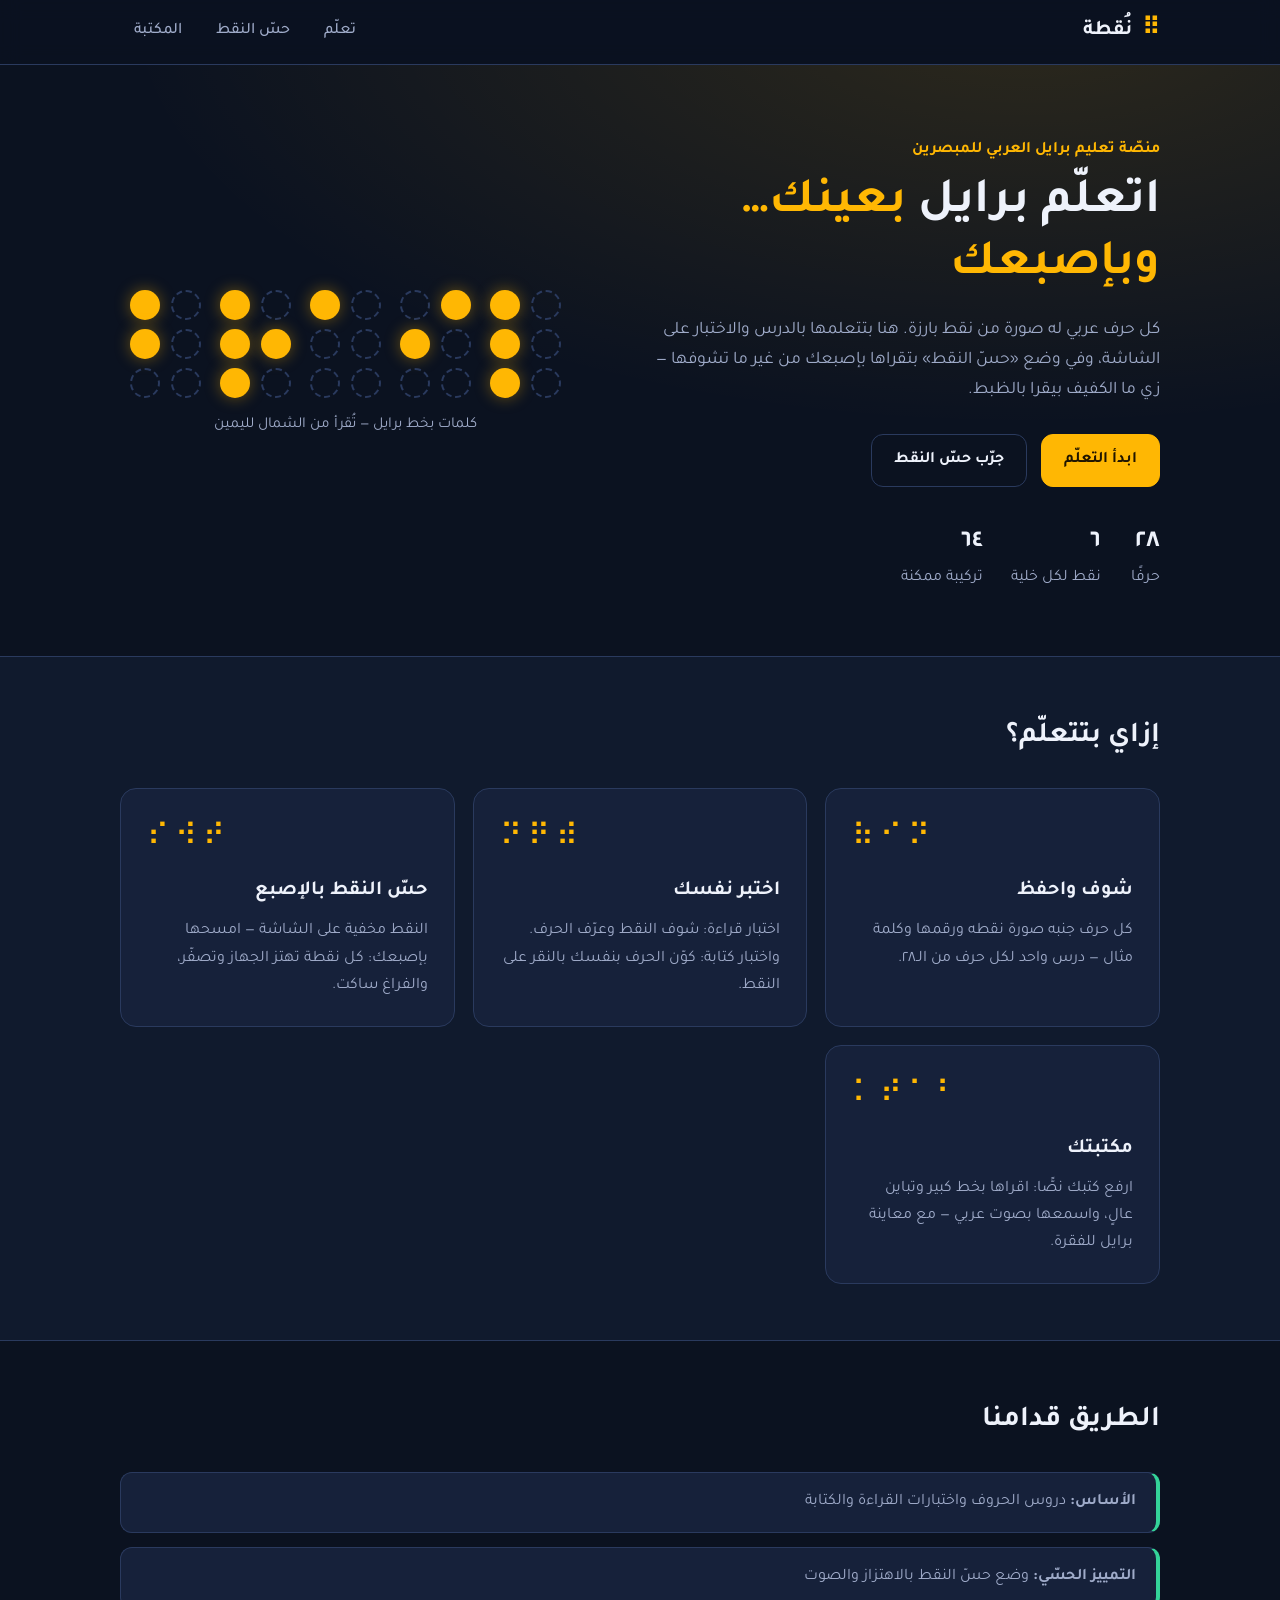
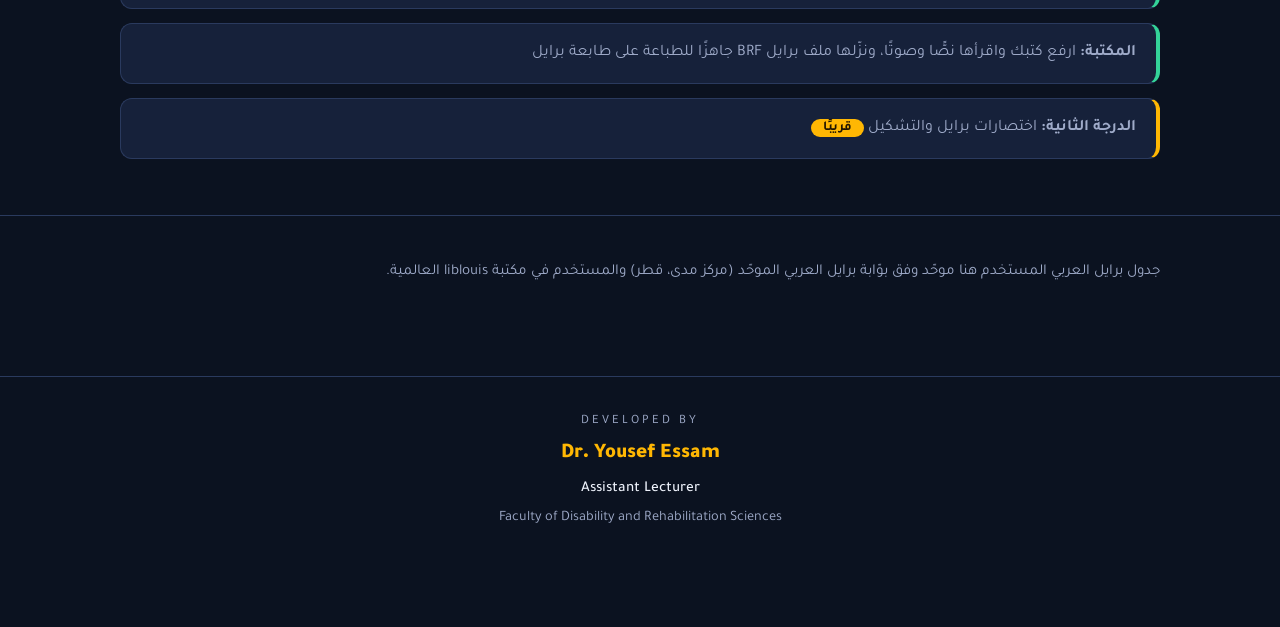
<file: index.html>
<!DOCTYPE html>
<html lang="ar" dir="rtl">
<head>
<meta charset="UTF-8">
<meta name="viewport" content="width=device-width, initial-scale=1.0">
<title>نُقطة — تعلّم برايل العربي</title>
<meta name="description" content="منصّة تعليم برايل العربي للمبصرين: دروس تفاعلية واختبارات ووضع حسّ النقط بالإصبع.">
<link rel="icon" href="data:image/svg+xml,<svg xmlns='http://www.w3.org/2000/svg' viewBox='0 0 100 100'><rect width='100' height='100' rx='20' fill='%230b1220'/><circle cx='35' cy='30' r='12' fill='%23ffb703'/><circle cx='35' cy='50' r='12' fill='%23ffb703'/><circle cx='35' cy='70' r='12' fill='%23ffb703'/></svg>">
<link rel="preconnect" href="https://fonts.googleapis.com">
<link rel="preconnect" href="https://fonts.gstatic.com" crossorigin>
<link href="https://fonts.googleapis.com/css2?family=Tajawal:wght@400;500;700;900&display=swap" rel="stylesheet">
<link rel="stylesheet" href="css/style-w13.css">
</head>
<body class="page-home">

<header class="topbar">
  <div class="container topbar-inner">
    <a class="brand" href="index.html"><span class="brand-mark ltr">⠿</span> نُقطة</a>
    <nav class="nav" aria-label="التنقل الرئيسي">
      <a href="learn.html">تعلّم</a>
      <a href="touch.html">حسّ النقط</a>
      <a href="library.html">المكتبة</a>
    </nav>
  </div>
</header>

<main>
<section class="hero">
  <div class="container hero-inner">
    <div class="hero-text">
      <p class="kicker">منصّة تعليم برايل العربي للمبصرين</p>
      <h1>اتعلّم برايل <span class="accent">بعينك… وبإصبعك</span></h1>
      <p class="lede">
        كل حرف عربي له صورة من نقط بارزة. هنا بتتعلمها بالدرس والاختبار على الشاشة،
        وفي وضع «حسّ النقط» بتقراها بإصبعك من غير ما تشوفها — زي ما الكفيف بيقرا بالظبط.
      </p>
      <div class="hero-actions">
        <a class="btn btn-primary" href="learn.html">ابدأ التعلّم</a>
        <a class="btn btn-ghost" href="touch.html">جرّب حسّ النقط</a>
      </div>
      <ul class="hero-facts">
        <li><strong>٢٨</strong>حرفًا</li>
        <li><strong>٦</strong>نقط لكل خلية</li>
        <li><strong>٦٤</strong>تركيبة ممكنة</li>
      </ul>
    </div>
    <div class="hero-visual" aria-hidden="true">
      <div class="demo-word ltr" id="demoWord"></div>
      <p class="demo-caption">كلمات بخط برايل — تُقرأ من الشمال لليمين</p>
    </div>
  </div>
</section>

<section class="features">
  <div class="container">
    <h2>إزاي بتتعلّم؟</h2>
    <div class="cards">
      <a class="card" href="learn.html">
        <div class="card-icon ltr" aria-hidden="true">⠷⠊⠝</div>
        <h3>شوف واحفظ</h3>
        <p>كل حرف جنبه صورة نقطه ورقمها وكلمة مثال — درس واحد لكل حرف من الـ٢٨.</p>
      </a>
      <a class="card" href="learn.html#quiz">
        <div class="card-icon ltr" aria-hidden="true">⠝⠟⠾</div>
        <h3>اختبر نفسك</h3>
        <p>اختبار قراءة: شوف النقط وعرّف الحرف. واختبار كتابة: كوّن الحرف بنفسك بالنقر على النقط.</p>
      </a>
      <a class="card" href="touch.html">
        <div class="card-icon ltr" aria-hidden="true">⠎⠺⠞</div>
        <h3>حسّ النقط بالإصبع</h3>
        <p>النقط مخفية على الشاشة — امسحها بإصبعك: كل نقطة تهتز الجهاز وتصفّر، والفراغ ساكت.</p>
      </a>
      <a class="card" href="library.html">
        <div class="card-icon ltr" aria-hidden="true">⠅⠞⠁⠃</div>
        <h3>مكتبتك</h3>
        <p>ارفع كتبك نصًّا: اقراها بخط كبير وتباين عالٍ، واسمعها بصوت عربي — مع معاينة برايل للفقرة.</p>
      </a>
    </div>
  </div>
</section>

<section class="roadmap">
  <div class="container">
    <h2>الطريق قدامنا</h2>
    <ol class="timeline">
      <li class="done"><strong>الأساس:</strong> دروس الحروف واختبارات القراءة والكتابة</li>
      <li class="done"><strong>التمييز الحسّي:</strong> وضع حسّ النقط بالاهتزاز والصوت</li>
      <li class="done"><strong>المكتبة:</strong> ارفع كتبك واقرأها نصًّا وصوتًا، ونزّلها ملف برايل BRF جاهزًا للطباعة على طابعة برايل</li>
      <li class="soon"><strong>الدرجة الثانية:</strong> اختصارات برايل والتشكيل <span class="badge">قريبًا</span></li>
    </ol>
  </div>
</section>
</main>

<footer class="footer">
  <div class="container">
    <p>جدول برايل العربي المستخدم هنا موحّد وفق بوّابة برايل العربي الموحّد (مركز مدى، قطر) والمستخدم في مكتبة liblouis العالمية.</p>
  </div>
</footer>

<footer class="dev-footer">
  <div class="container dev-credit" dir="ltr">
    <span class="dc-line dc-label">Developed By</span>
    <span class="dc-line dc-name">Dr. Yousef Essam</span>
    <span class="dc-line dc-role">Assistant Lecturer</span>
    <span class="dc-line dc-org">Faculty of Disability and Rehabilitation Sciences</span>
  </div>
</footer>
<div class="visitor-badge" title="عدد زوار الموقع" aria-label="عدد زوار الموقع">
  <svg viewBox="0 0 24 24" width="15" height="15" fill="none" stroke="currentColor" stroke-width="2" aria-hidden="true"><path d="M2 12s3.5-7 10-7 10 7 10 7-3.5 7-10 7S2 12 2 12z"/><circle cx="12" cy="12" r="3"/></svg>
  <span>زوار</span>
  <span class="vc-num" aria-live="polite"></span>
</div>

<script src="js/data-w13.js"></script>
<script src="js/home-w13.js"></script>
<script src="js/visits-w13.js"></script>
</body>
</html>
</file>
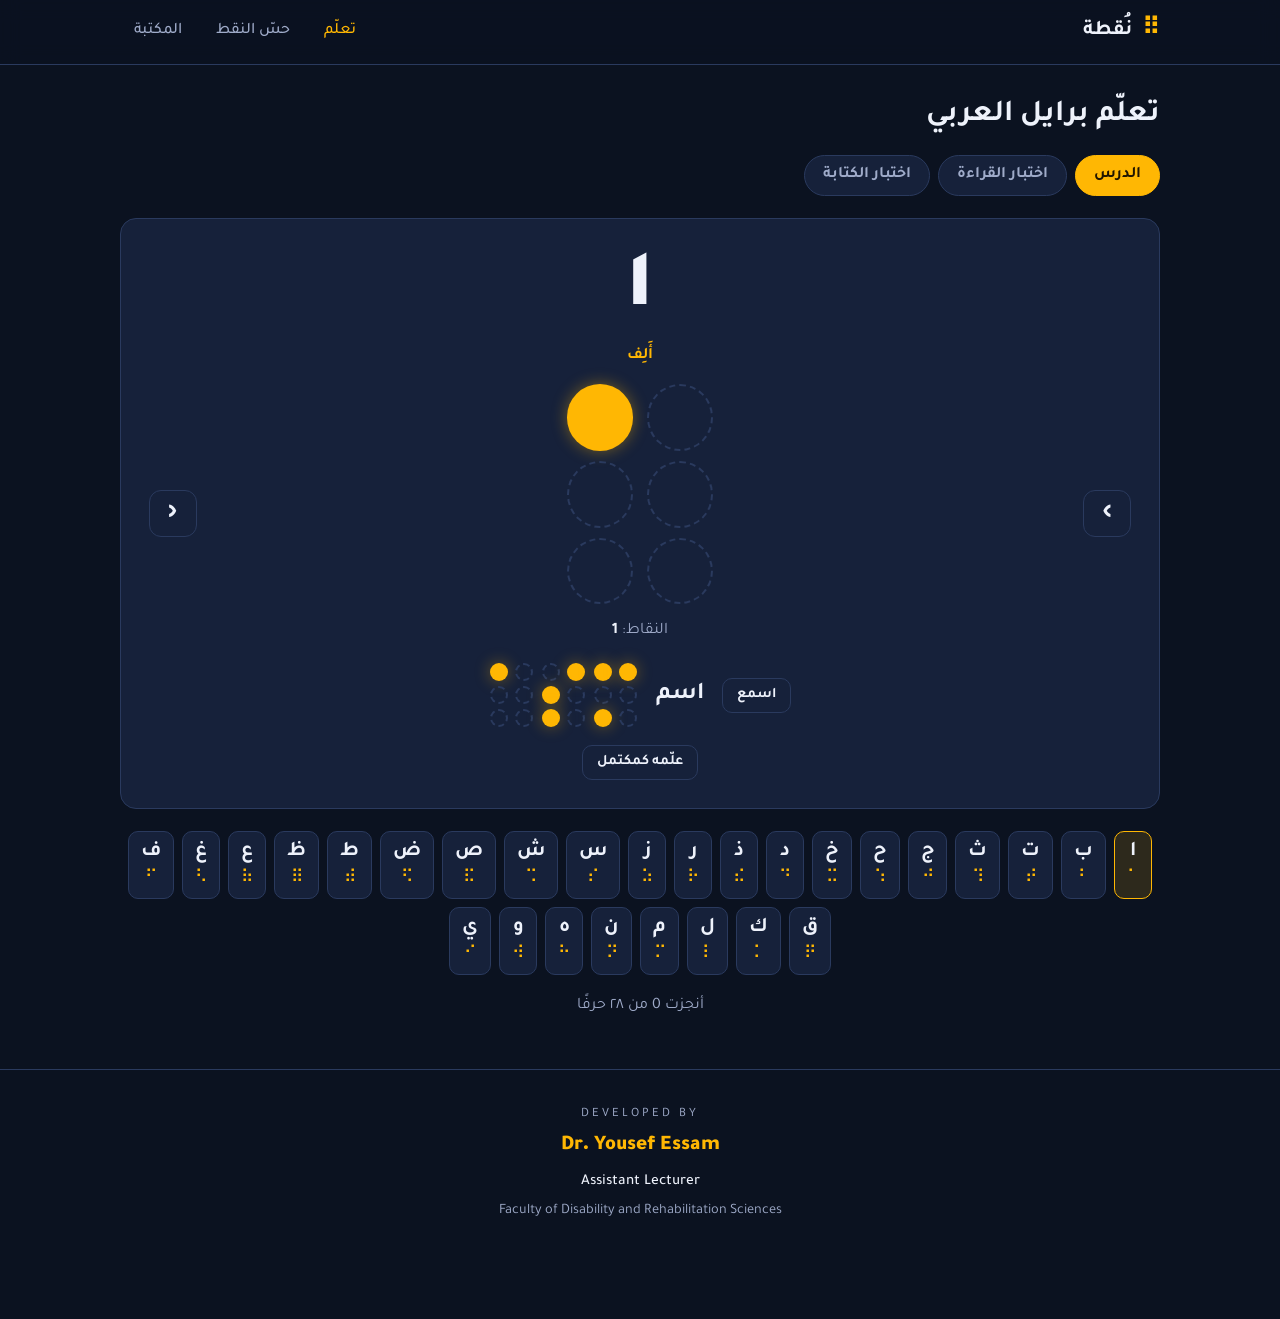
<file: learn.html>
<!DOCTYPE html>
<html lang="ar" dir="rtl">
<head>
<meta charset="UTF-8">
<meta name="viewport" content="width=device-width, initial-scale=1.0">
<title>تعلّم — نُقطة</title>
<link rel="icon" href="data:image/svg+xml,<svg xmlns='http://www.w3.org/2000/svg' viewBox='0 0 100 100'><rect width='100' height='100' rx='20' fill='%230b1220'/><circle cx='35' cy='30' r='12' fill='%23ffb703'/><circle cx='35' cy='50' r='12' fill='%23ffb703'/><circle cx='35' cy='70' r='12' fill='%23ffb703'/></svg>">
<link rel="preconnect" href="https://fonts.googleapis.com">
<link rel="preconnect" href="https://fonts.gstatic.com" crossorigin>
<link href="https://fonts.googleapis.com/css2?family=Tajawal:wght@400;500;700;900&display=swap" rel="stylesheet">
<link rel="stylesheet" href="css/style-w13.css">
</head>
<body class="page-learn">

<header class="topbar">
  <div class="container topbar-inner">
    <a class="brand" href="index.html"><span class="brand-mark ltr">⠿</span> نُقطة</a>
    <nav class="nav" aria-label="التنقل الرئيسي">
      <a href="learn.html" class="active">تعلّم</a>
      <a href="touch.html">حسّ النقط</a>
      <a href="library.html">المكتبة</a>
    </nav>
  </div>
</header>

<main class="container">
  <h1 class="page-title">تعلّم برايل العربي</h1>

  <div class="tabs" role="tablist" aria-label="أنماط التعلم">
    <button class="tab active" data-mode="learn" role="tab" aria-selected="true">الدرس</button>
    <button class="tab" data-mode="quiz" role="tab" aria-selected="false">اختبار القراءة</button>
    <button class="tab" data-mode="write" role="tab" aria-selected="false">اختبار الكتابة</button>
  </div>

  <section id="learn" class="mode active" role="tabpanel" aria-label="الدرس">
    <div class="lesson-card">
      <button id="prevLetter" class="btn btn-icon" aria-label="الحرف السابق">›</button>
      <div class="lesson-body">
        <div class="letter-ar" id="letterAr">ا</div>
        <div class="letter-name" id="letterName">أَلِف</div>
        <div class="bcell big" id="lessonCell"></div>
        <p class="dots-line">النقاط: <span class="dots-num ltr" id="dotsLabel">1</span></p>
        <div class="example">
          <button id="speakBtn" class="btn btn-small">اسمع</button>
          <span class="example-word" id="exampleWord">اسم</span>
          <span class="bword" id="exampleBraille"></span>
        </div>
        <div class="lesson-actions">
          <button id="markDone" class="btn btn-small">علّمه كمكتمل</button>
        </div>
      </div>
      <button id="nextLetter" class="btn btn-icon" aria-label="الحرف التالي">‹</button>
    </div>
    <div class="letter-picker" id="letterPicker" aria-label="اختر حرفًا"></div>
    <p class="progress-line">أنجزت <span id="progressCount">0</span> من ٢٨ حرفًا</p>
  </section>

  <section id="quiz" class="mode" role="tabpanel" aria-label="اختبار القراءة">
    <div class="quiz-card">
      <p class="quiz-prompt">أي حرف تمثّله هذه النقط؟</p>
      <div class="bcell big" id="quizCell"></div>
      <div class="options" id="quizOptions"></div>
      <div class="quiz-feedback" id="quizFeedback" role="status" aria-live="polite"></div>
      <div class="quiz-score">النتيجة: <span id="quizScore">0</span> — أفضل نتيجة: <span id="quizBest">0</span></div>
      <button id="quizNext" class="btn btn-primary">سؤال جديد</button>
    </div>
  </section>

  <section id="write" class="mode" role="tabpanel" aria-label="اختبار الكتابة">
    <div class="write-card">
      <p class="quiz-prompt">انقر على النقط لتكوين هذا الحرف</p>
      <div class="letter-ar medium" id="writeLetter">ب</div>
      <div class="bcell big interactive" id="writeCell"></div>
      <div class="lesson-actions">
        <button id="writeCheck" class="btn btn-primary">تحقّق</button>
        <button id="writeNext" class="btn btn-ghost">حرف جديد</button>
      </div>
      <div class="quiz-feedback" id="writeFeedback" role="status" aria-live="polite"></div>
    </div>
  </section>
</main>

<footer class="dev-footer">
  <div class="container dev-credit" dir="ltr">
    <span class="dc-line dc-label">Developed By</span>
    <span class="dc-line dc-name">Dr. Yousef Essam</span>
    <span class="dc-line dc-role">Assistant Lecturer</span>
    <span class="dc-line dc-org">Faculty of Disability and Rehabilitation Sciences</span>
  </div>
</footer>
<div class="visitor-badge" title="عدد زوار الموقع" aria-label="عدد زوار الموقع">
  <svg viewBox="0 0 24 24" width="15" height="15" fill="none" stroke="currentColor" stroke-width="2" aria-hidden="true"><path d="M2 12s3.5-7 10-7 10 7 10 7-3.5 7-10 7S2 12 2 12z"/><circle cx="12" cy="12" r="3"/></svg>
  <span>زوار</span>
  <span class="vc-num" aria-live="polite"></span>
</div>

<script src="js/data-w13.js"></script>
<script src="js/learn-w14.js"></script>
<script src="js/visits-w13.js"></script>
</body>
</html>
</file>
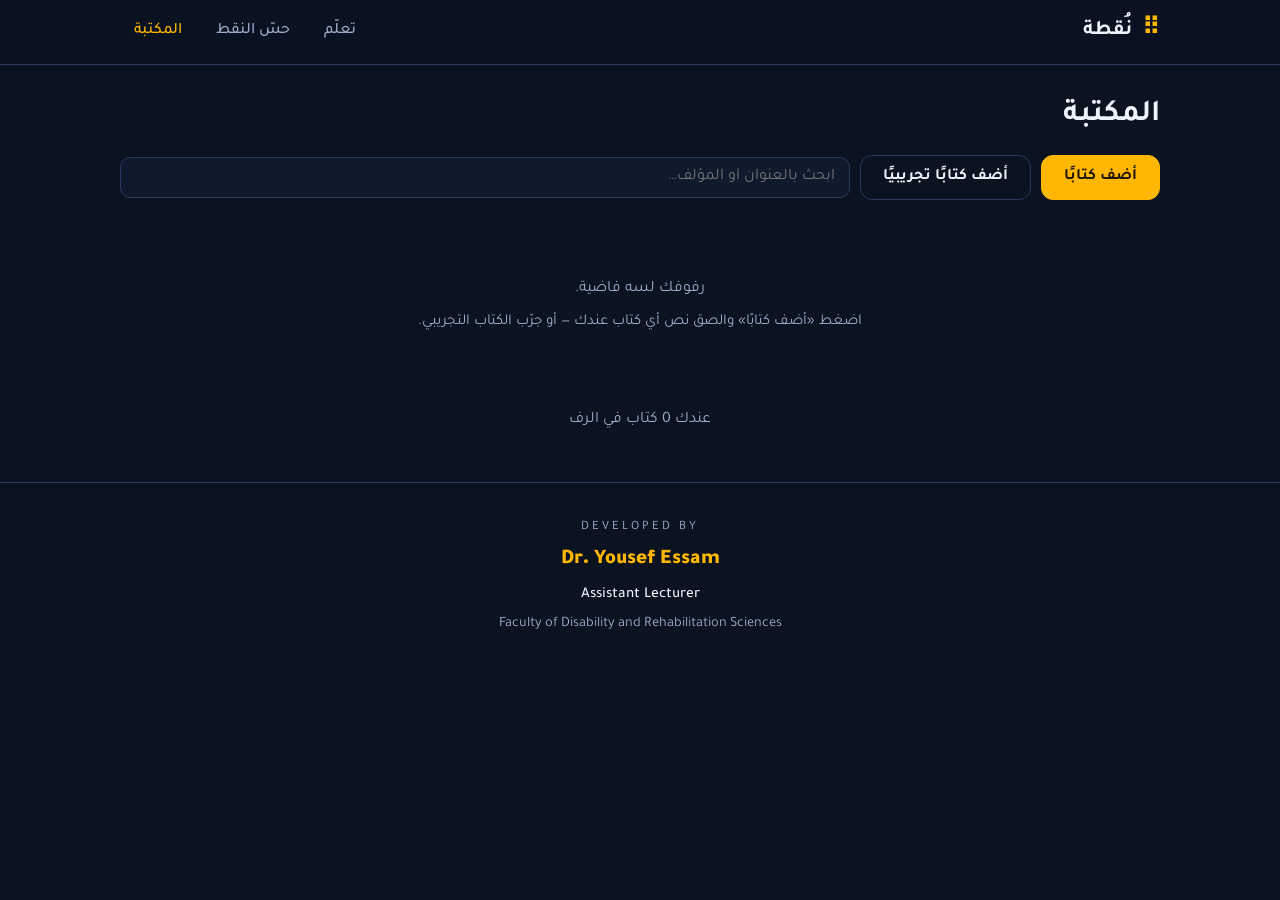
<file: library.html>
<!DOCTYPE html>
<html lang="ar" dir="rtl">
<head>
<meta charset="UTF-8">
<meta name="viewport" content="width=device-width, initial-scale=1.0">
<title>المكتبة — نُقطة</title>
<link rel="icon" href="data:image/svg+xml,<svg xmlns='http://www.w3.org/2000/svg' viewBox='0 0 100 100'><rect width='100' height='100' rx='20' fill='%230b1220'/><circle cx='35' cy='30' r='12' fill='%23ffb703'/><circle cx='35' cy='50' r='12' fill='%23ffb703'/><circle cx='35' cy='70' r='12' fill='%23ffb703'/></svg>">
<link rel="preconnect" href="https://fonts.googleapis.com">
<link rel="preconnect" href="https://fonts.gstatic.com" crossorigin>
<link href="https://fonts.googleapis.com/css2?family=Tajawal:wght@400;500;700;900&display=swap" rel="stylesheet">
<link rel="stylesheet" href="css/style-w13.css">
</head>
<body class="page-library">

<header class="topbar">
  <div class="container topbar-inner">
    <a class="brand" href="index.html"><span class="brand-mark ltr">⠿</span> نُقطة</a>
    <nav class="nav" aria-label="التنقل الرئيسي">
      <a href="learn.html">تعلّم</a>
      <a href="touch.html">حسّ النقط</a>
      <a href="library.html" class="active">المكتبة</a>
    </nav>
  </div>
</header>

<main class="container">
  <h1 class="page-title">المكتبة</h1>

  <div class="add-bar">
    <button id="addBtn" class="btn btn-primary">أضف كتابًا</button>
    <button id="sampleBtn" class="btn btn-ghost">أضف كتابًا تجريبيًا</button>
    <div class="search-box">
      <input type="text" id="searchInput" placeholder="ابحث بالعنوان أو المؤلف…" aria-label="ابحث في الكتب">
    </div>
  </div>

  <section class="panel" id="addPanel" hidden>
    <form id="addForm">
      <div class="field">
        <label for="fTitle">العنوان</label>
        <input type="text" id="fTitle" required maxlength="120">
      </div>
      <div class="field">
        <label for="fAuthor">المؤلف (اختياري)</label>
        <input type="text" id="fAuthor" maxlength="120">
      </div>
      <div class="field">
        <label for="fText">نص الكتاب</label>
        <textarea id="fText" required placeholder="الصق نص الكتاب هنا… افصل الفقرات بسطر جديد."></textarea>
      </div>
      <div class="file-row">
        <label class="btn btn-ghost btn-small" for="fileInput">أو استورد ملف ‎.txt</label>
        <input type="file" id="fileInput" accept=".txt,text/plain" hidden>
        <span class="file-name" id="fileName"></span>
      </div>
      <div class="form-actions">
        <button type="submit" class="btn btn-primary">احفظ الكتاب</button>
        <button type="button" class="btn btn-ghost" id="cancelAdd">إلغاء</button>
      </div>
    </form>
  </section>

  <div class="empty" id="empty" hidden>
    <p>رفوفك لسه فاضية.</p>
    <p class="muted">اضغط «أضف كتابًا» والصق نص أي كتاب عندك — أو جرّب الكتاب التجريبي.</p>
  </div>

  <div class="shelf" id="shelf"></div>
  <p class="progress-line">عندك <span id="countBooks">0</span> كتاب في الرف</p>
</main>

<footer class="dev-footer">
  <div class="container dev-credit" dir="ltr">
    <span class="dc-line dc-label">Developed By</span>
    <span class="dc-line dc-name">Dr. Yousef Essam</span>
    <span class="dc-line dc-role">Assistant Lecturer</span>
    <span class="dc-line dc-org">Faculty of Disability and Rehabilitation Sciences</span>
  </div>
</footer>
<div class="visitor-badge" title="عدد زوار الموقع" aria-label="عدد زوار الموقع">
  <svg viewBox="0 0 24 24" width="15" height="15" fill="none" stroke="currentColor" stroke-width="2" aria-hidden="true"><path d="M2 12s3.5-7 10-7 10 7 10 7-3.5 7-10 7S2 12 2 12z"/><circle cx="12" cy="12" r="3"/></svg>
  <span>زوار</span>
  <span class="vc-num" aria-live="polite"></span>
</div>

<script src="js/library-w13.js"></script>
<script src="js/visits-w13.js"></script>
</body>
</html>
</file>
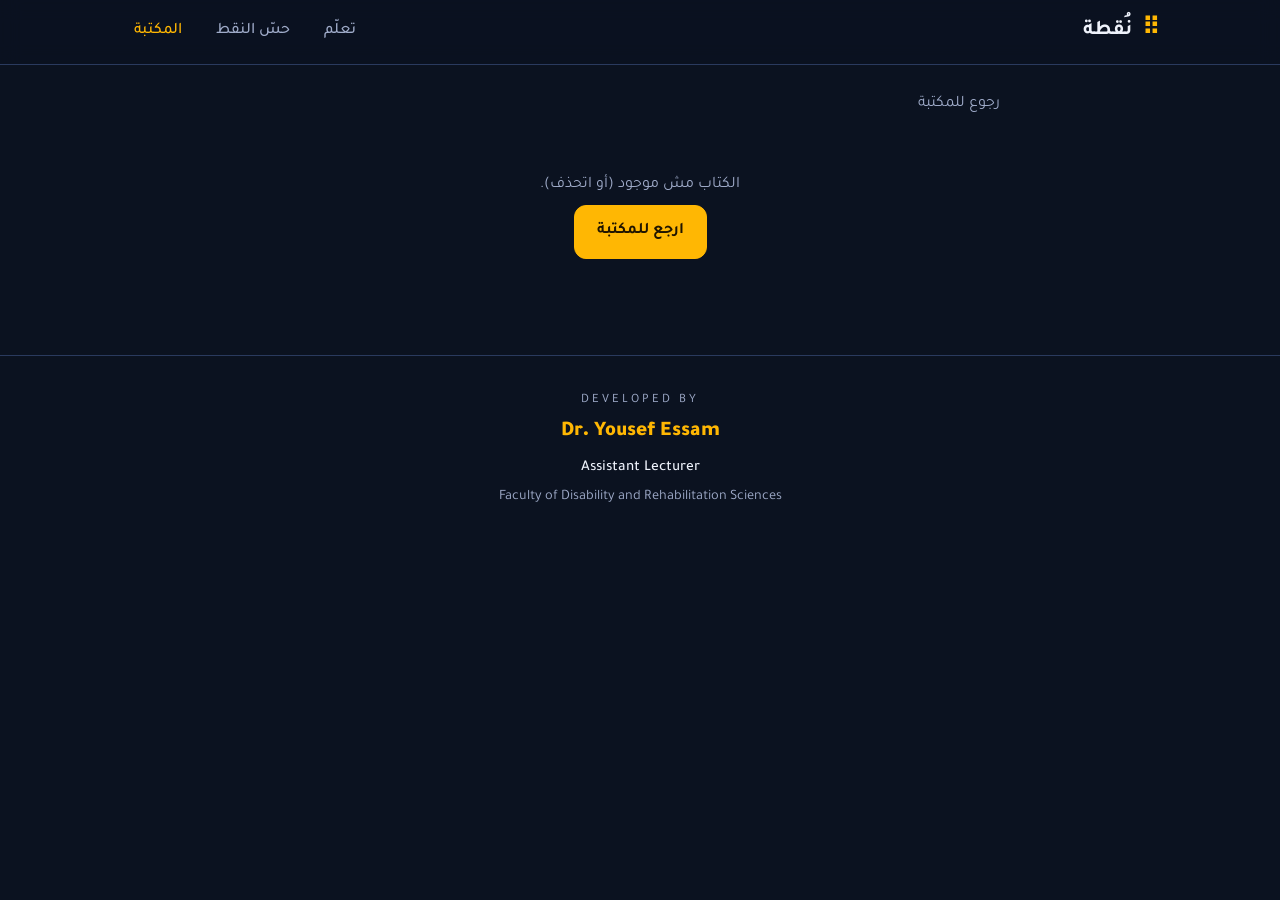
<file: read.html>
<!DOCTYPE html>
<html lang="ar" dir="rtl">
<head>
<meta charset="UTF-8">
<meta name="viewport" content="width=device-width, initial-scale=1.0">
<title>قراءة — نُقطة</title>
<link rel="icon" href="data:image/svg+xml,<svg xmlns='http://www.w3.org/2000/svg' viewBox='0 0 100 100'><rect width='100' height='100' rx='20' fill='%230b1220'/><circle cx='35' cy='30' r='12' fill='%23ffb703'/><circle cx='35' cy='50' r='12' fill='%23ffb703'/><circle cx='35' cy='70' r='12' fill='%23ffb703'/></svg>">
<link rel="preconnect" href="https://fonts.googleapis.com">
<link rel="preconnect" href="https://fonts.gstatic.com" crossorigin>
<link href="https://fonts.googleapis.com/css2?family=Tajawal:wght@400;500;700;900&display=swap" rel="stylesheet">
<link rel="stylesheet" href="css/style-w13.css">
</head>
<body class="page-read">

<header class="topbar">
  <div class="container topbar-inner">
    <a class="brand" href="index.html"><span class="brand-mark ltr">⠿</span> نُقطة</a>
    <nav class="nav" aria-label="التنقل الرئيسي">
      <a href="learn.html">تعلّم</a>
      <a href="touch.html">حسّ النقط</a>
      <a href="library.html" class="active">المكتبة</a>
    </nav>
  </div>
</header>

<main class="container narrow">
  <a class="back-link" href="library.html">رجوع للمكتبة</a>

  <div class="empty" id="missing" hidden>
    <p>الكتاب مش موجود (أو اتحذف).</p>
    <a class="btn btn-primary" href="library.html">ارجع للمكتبة</a>
  </div>

  <div id="readerUI">
    <h1 class="page-title" id="bookTitle"></h1>
    <p class="book-author" id="bookAuthor"></p>
    <p class="tts-note" id="ttsNote" hidden>متصفحك ما بيدعمش القراءة الصوتية — هتقدر تقرا النص بس.</p>

    <div class="toolbar">
      <button id="playBtn" class="btn btn-primary btn-small">شغّل الصوت</button>
      <button id="stopBtn" class="btn btn-small">إيقاف</button>
      <button id="prevPara" class="btn btn-small">السابقة</button>
      <button id="nextPara" class="btn btn-small">التالية</button>
      <label class="field inline">السرعة
        <select id="speedSel">
          <option value="0.75">0.75×</option>
          <option value="1" selected>1×</option>
          <option value="1.25">1.25×</option>
          <option value="1.5">1.5×</option>
          <option value="2">2×</option>
        </select>
      </label>
      <button id="fontMinus" class="btn btn-small" aria-label="صغّر الخط">أ−</button>
      <button id="fontPlus" class="btn btn-small" aria-label="كبّر الخط">أ+</button>
      <button id="contrastBtn" class="btn btn-small">تباين عالٍ</button>
      <button id="brailleBtn" class="btn btn-small">برايل</button>
      <div class="dl-group">
        <label class="field inline">عرض السطر
          <select id="widthSel">
            <option value="32">٣٢ خلية</option>
            <option value="40" selected>٤٠ خلية</option>
            <option value="42">٤٢ خلية</option>
          </select>
        </label>
        <button id="brfBtn" class="btn btn-primary btn-small">نزّل BRF للطباعة</button>
        <button id="uniBtn" class="btn btn-small">نزّل برايل يونيكود</button>
      </div>
    </div>

    <section class="braille-panel" id="braillePanel" hidden>
      <p class="braille-label" id="brailleLabel">ترجمة الفقرة الحالية</p>
      <div class="braille-cells" id="brailleCells"></div>
    </section>

    <article id="readerBody"></article>
  </div>
</main>

<footer class="dev-footer">
  <div class="container dev-credit" dir="ltr">
    <span class="dc-line dc-label">Developed By</span>
    <span class="dc-line dc-name">Dr. Yousef Essam</span>
    <span class="dc-line dc-role">Assistant Lecturer</span>
    <span class="dc-line dc-org">Faculty of Disability and Rehabilitation Sciences</span>
  </div>
</footer>
<div class="visitor-badge" title="عدد زوار الموقع" aria-label="عدد زوار الموقع">
  <svg viewBox="0 0 24 24" width="15" height="15" fill="none" stroke="currentColor" stroke-width="2" aria-hidden="true"><path d="M2 12s3.5-7 10-7 10 7 10 7-3.5 7-10 7S2 12 2 12z"/><circle cx="12" cy="12" r="3"/></svg>
  <span>زوار</span>
  <span class="vc-num" aria-live="polite"></span>
</div>

<script src="js/data-w13.js"></script>
<script src="js/brf-w13.js"></script>
<script src="js/read-w13.js"></script>
<script src="js/visits-w13.js"></script>
</body>
</html>
</file>
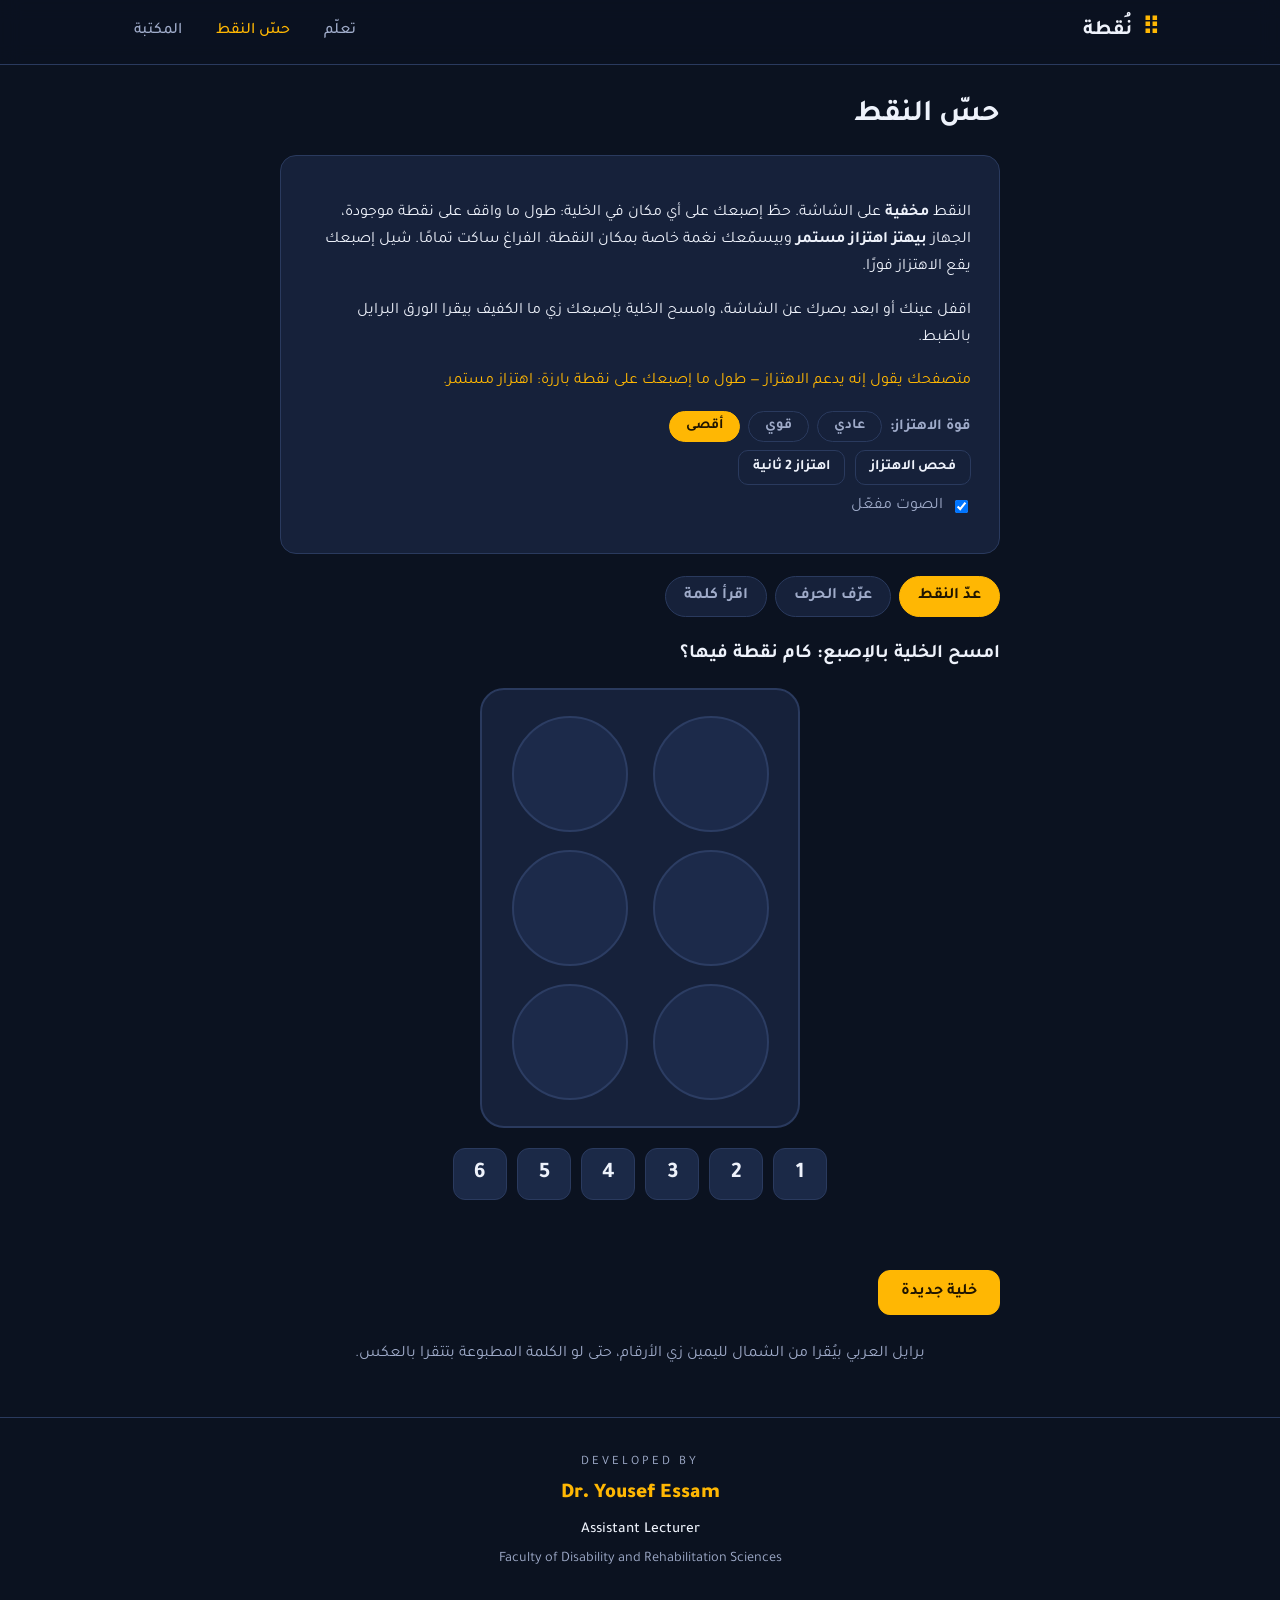
<file: touch.html>
<!DOCTYPE html>
<html lang="ar" dir="rtl">
<head>
<meta charset="UTF-8">
<meta name="viewport" content="width=device-width, initial-scale=1.0">
<title>حسّ النقط — نُقطة</title>
<link rel="icon" href="data:image/svg+xml,<svg xmlns='http://www.w3.org/2000/svg' viewBox='0 0 100 100'><rect width='100' height='100' rx='20' fill='%230b1220'/><circle cx='35' cy='30' r='12' fill='%23ffb703'/><circle cx='35' cy='50' r='12' fill='%23ffb703'/><circle cx='35' cy='70' r='12' fill='%23ffb703'/></svg>">
<link rel="preconnect" href="https://fonts.googleapis.com">
<link rel="preconnect" href="https://fonts.gstatic.com" crossorigin>
<link href="https://fonts.googleapis.com/css2?family=Tajawal:wght@400;500;700;900&display=swap" rel="stylesheet">
<link rel="stylesheet" href="css/style-w13.css">
</head>
<body class="page-touch">

<header class="topbar">
  <div class="container topbar-inner">
    <a class="brand" href="index.html"><span class="brand-mark ltr">⠿</span> نُقطة</a>
    <nav class="nav" aria-label="التنقل الرئيسي">
      <a href="learn.html">تعلّم</a>
      <a href="touch.html" class="active">حسّ النقط</a>
      <a href="library.html">المكتبة</a>
    </nav>
  </div>
</header>

<main class="container narrow">
  <h1 class="page-title">حسّ النقط</h1>

  <div class="howto">
    <p>
      النقط <strong>مخفية</strong> على الشاشة. حطّ إصبعك على أي مكان في الخلية:
      طول ما واقف على نقطة موجودة، الجهاز <strong>بيهتز اهتزاز مستمر</strong> وبيسمّعك نغمة خاصة بمكان النقطة.
      الفراغ ساكت تمامًا. شيل إصبعك يقع الاهتزاز فورًا.
    </p>
    <p>
      اقفل عينك أو ابعد بصرك عن الشاشة، وامسح الخلية بإصبعك زي ما الكفيف بيقرا الورق البرايل بالظبط.
    </p>
    <p class="capability" id="capLine"></p>
    <div class="vibe-power">
      <span class="vibe-power-label">قوة الاهتزاز:</span>
      <button class="vbtn" data-p="0" type="button">عادي</button>
      <button class="vbtn" data-p="1" type="button">قوي</button>
      <button class="vbtn active" data-p="2" type="button">أقصى</button>
    </div>
    <div class="vibe-check">
      <button id="vibeTest" class="btn btn-small" type="button">فحص الاهتزاز</button>
      <button id="vibeLong" class="btn btn-small" type="button">اهتزاز 2 ثانية</button>
    </div>
    <div id="vibeStatus" class="vibe-status" role="status" aria-live="polite"></div>
    <label class="toggle"><input type="checkbox" id="soundToggle" checked> الصوت مفعّل</label>
  </div>

  <div class="tabs" role="tablist" aria-label="المستويات">
    <button class="tab active" data-level="count" role="tab" aria-selected="true">عدّ النقط</button>
    <button class="tab" data-level="letter" role="tab" aria-selected="false">عرّف الحرف</button>
    <button class="tab" data-level="word" role="tab" aria-selected="false">اقرأ كلمة</button>
  </div>

  <section class="touch-stage">
    <div id="countLevel" class="level active">
      <p class="prompt">امسح الخلية بالإصبع: كام نقطة فيها؟</p>
      <div id="tcellCount"></div>
      <div class="options numbers" id="countOptions"></div>
      <div class="quiz-feedback" id="countFeedback" role="status" aria-live="polite"></div>
      <button class="btn btn-primary" id="countNext">خلية جديدة</button>
    </div>

    <div id="letterLevel" class="level">
      <p class="prompt">امسح الخلية: أي حرف ده؟</p>
      <div id="tcellLetter"></div>
      <div class="options" id="letterOptions"></div>
      <div class="quiz-feedback" id="letterFeedback" role="status" aria-live="polite"></div>
      <button class="btn btn-primary" id="letterNext">حرف جديد</button>
    </div>

    <div id="wordLevel" class="level">
      <p class="prompt">امسح الخلايا واحدة واحدة: الكلمة إيه؟</p>
      <div class="tword" id="twordCells"></div>
      <div class="options" id="wordOptions"></div>
      <div class="quiz-feedback" id="wordFeedback" role="status" aria-live="polite"></div>
      <button class="btn btn-primary" id="wordNext">كلمة جديدة</button>
    </div>
  </section>

  <p class="note">برايل العربي بيُقرا من الشمال لليمين زي الأرقام، حتى لو الكلمة المطبوعة بتتقرا بالعكس.</p>
</main>

<footer class="dev-footer">
  <div class="container dev-credit" dir="ltr">
    <span class="dc-line dc-label">Developed By</span>
    <span class="dc-line dc-name">Dr. Yousef Essam</span>
    <span class="dc-line dc-role">Assistant Lecturer</span>
    <span class="dc-line dc-org">Faculty of Disability and Rehabilitation Sciences</span>
  </div>
</footer>
<div class="visitor-badge" title="عدد زوار الموقع" aria-label="عدد زوار الموقع">
  <svg viewBox="0 0 24 24" width="15" height="15" fill="none" stroke="currentColor" stroke-width="2" aria-hidden="true"><path d="M2 12s3.5-7 10-7 10 7 10 7-3.5 7-10 7S2 12 2 12z"/><circle cx="12" cy="12" r="3"/></svg>
  <span>زوار</span>
  <span class="vc-num" aria-live="polite"></span>
</div>

<script src="js/data-w13.js"></script>
<script src="js/touch-w13.js"></script>
<script src="js/visits-w13.js"></script>
</body>
</html>
</file>
<file: css/style-w13.css>
:root {
  --bg: #0b1220;
  --bg-soft: #101a2d;
  --card: #16213a;
  --card-2: #1b2947;
  --line: #2a3a5e;
  --text: #eef2fb;
  --muted: #9fabc9;
  --accent: #ffb703;
  --accent-soft: rgba(255, 183, 3, 0.14);
  --ok: #34d399;
  --bad: #f87171;
  --radius: 16px;
}

* { box-sizing: border-box; }

body {
  margin: 0;
  background: var(--bg);
  color: var(--text);
  font-family: "Tajawal", "Segoe UI", Tahoma, Arial, sans-serif;
  line-height: 1.7;
}

.ltr { direction: ltr; unicode-bidi: isolate; }

.container { max-width: 1080px; margin-inline: auto; padding-inline: 20px; }
.container.narrow { max-width: 760px; }

.topbar {
  position: sticky;
  top: 0;
  z-index: 10;
  background: rgba(11, 18, 32, 0.88);
  backdrop-filter: blur(10px);
  border-bottom: 1px solid var(--line);
}
.topbar-inner { display: flex; align-items: center; justify-content: space-between; min-height: 64px; gap: 12px; }
.brand { display: flex; align-items: center; gap: 10px; font-size: 1.3rem; font-weight: 700; color: var(--text); text-decoration: none; }
.brand-mark { color: var(--accent); font-size: 1.5rem; }
.nav { display: flex; gap: 6px; }
.nav a { color: var(--muted); text-decoration: none; padding: 8px 14px; border-radius: 10px; font-weight: 500; }
.nav a:hover { color: var(--text); background: var(--card); }
.nav a.active { color: var(--accent); }

.btn {
  display: inline-flex;
  align-items: center;
  justify-content: center;
  gap: 8px;
  border: 1px solid var(--line);
  background: var(--card);
  color: var(--text);
  padding: 12px 22px;
  border-radius: 12px;
  font-size: 1rem;
  font-weight: 700;
  cursor: pointer;
  text-decoration: none;
  font-family: inherit;
}
.btn:hover { border-color: var(--accent); }
.btn-primary { background: var(--accent); color: #201500; border-color: var(--accent); }
.btn-primary:hover { background: #ffc531; }
.btn-ghost { background: transparent; }
.btn-small { padding: 8px 14px; font-size: 0.9rem; border-radius: 10px; }
.btn-small.done { background: rgba(52, 211, 153, 0.15); border-color: var(--ok); color: var(--ok); }
.btn-icon { padding: 10px 18px; font-size: 1.6rem; line-height: 1; }

.btn:focus-visible, .opt:focus-visible, .tab:focus-visible, .chip:focus-visible, .t-dot:focus-visible {
  outline: 2px solid var(--accent);
  outline-offset: 3px;
}

.hero { padding: 72px 0 64px; background: radial-gradient(900px 420px at 80% -10%, var(--accent-soft), transparent), var(--bg); }
.hero-inner { display: grid; grid-template-columns: 1.2fr 1fr; gap: 48px; align-items: center; }
.kicker { color: var(--accent); font-weight: 700; margin: 0 0 10px; }
h1 { font-size: clamp(2rem, 5vw, 3.1rem); line-height: 1.25; margin: 0 0 18px; }
.accent { color: var(--accent); }
.lede { color: var(--muted); font-size: 1.1rem; margin: 0 0 28px; max-width: 52ch; }
.hero-actions { display: flex; gap: 14px; flex-wrap: wrap; }
.hero-facts { display: flex; gap: 28px; list-style: none; padding: 0; margin: 34px 0 0; color: var(--muted); }
.hero-facts strong { display: block; font-size: 1.6rem; color: var(--text); margin-inline-end: 6px; }

.hero-visual { text-align: center; }
.demo-word { display: flex; justify-content: center; gap: 16px; margin-bottom: 14px; min-height: 108px; }
.demo-caption { color: var(--muted); font-size: 0.95rem; margin: 0; }

.features, .roadmap { padding: 56px 0; }
.features { background: var(--bg-soft); border-block: 1px solid var(--line); }
h2 { font-size: 1.8rem; margin: 0 0 26px; }
.cards { display: grid; grid-template-columns: repeat(3, 1fr); gap: 18px; }
.card { background: var(--card); border: 1px solid var(--line); border-radius: var(--radius); padding: 26px; text-decoration: none; color: var(--text); display: block; }
.card:hover { border-color: var(--accent); transform: translateY(-3px); transition: 0.2s; }
.card-icon { font-size: 1.9rem; color: var(--accent); letter-spacing: 6px; margin-bottom: 8px; }
.card h3 { margin: 6px 0 10px; font-size: 1.25rem; }
.card p { margin: 0; color: var(--muted); }

.timeline { list-style: none; margin: 0; padding: 0; display: grid; gap: 14px; }
.timeline li { background: var(--card); border: 1px solid var(--line); border-radius: 12px; padding: 16px 20px; color: var(--muted); }
.timeline li.done { border-inline-start: 4px solid var(--ok); }
.timeline li.soon { border-inline-start: 4px solid var(--accent); }
.badge { background: var(--accent); color: #201500; border-radius: 999px; padding: 2px 12px; font-weight: 700; font-size: 0.85rem; }

.footer { border-top: 1px solid var(--line); padding: 28px 0; color: var(--muted); font-size: 0.95rem; }

.page-title { font-size: 1.9rem; margin: 32px 0 20px; }

.tabs { display: flex; gap: 8px; margin-bottom: 22px; flex-wrap: wrap; }
.tab { background: var(--card); border: 1px solid var(--line); color: var(--muted); padding: 10px 18px; border-radius: 999px; font-family: inherit; font-size: 1rem; font-weight: 700; cursor: pointer; }
.tab.active { background: var(--accent); color: #201500; border-color: var(--accent); }

.mode, .level { display: none; }
.mode.active, .level.active { display: block; }

.lesson-card { display: flex; align-items: center; gap: 14px; background: var(--card); border: 1px solid var(--line); border-radius: var(--radius); padding: 28px; }
.lesson-body { flex: 1; text-align: center; }
.letter-ar { font-size: 5rem; font-weight: 900; line-height: 1.15; }
.letter-ar.medium { font-size: 3.6rem; margin-bottom: 12px; }
.letter-name { color: var(--accent); font-weight: 700; margin: 4px 0 14px; }
.dots-line { color: var(--muted); margin: 14px 0 0; }
.dots-num { font-weight: 700; color: var(--text); }
.example { display: flex; align-items: center; justify-content: center; gap: 18px; margin-top: 18px; flex-wrap: wrap; }
.example-word { font-size: 1.5rem; font-weight: 700; }
.lesson-actions { display: flex; justify-content: center; margin-top: 18px; gap: 10px; flex-wrap: wrap; }

.bcell { display: grid; grid-template-columns: repeat(2, 1fr); grid-auto-rows: 1fr; gap: 10px; direction: ltr; margin-inline: auto; }
.bcell.big { width: 150px; height: 220px; }
.bcell.small { width: 44px; height: 64px; gap: 5px; }
.bcell.small.space { opacity: 0.25; }
.bcell.demo { width: 74px; height: 108px; gap: 9px; margin: 0; }
.bcell.reveal { width: 54px; height: 78px; gap: 6px; margin: 0; }
.bcell .dot { border-radius: 50%; aspect-ratio: 1; height: 100%; width: auto; justify-self: center; align-self: center; min-width: 0; }
.bcell .dot.on { background: var(--accent); box-shadow: 0 0 16px rgba(255, 183, 3, 0.4); }
.bcell .dot.off { border: 2px dashed var(--line); }
.bcell.interactive .dot { cursor: pointer; }
.bcell.interactive .dot.off:hover { border-color: var(--accent); }
.bword { display: inline-flex; gap: 8px; }

.write-note { color: var(--muted); font-size: 0.92rem; line-height: 1.8; margin: 0 0 14px; }

.bcell.demo { animation: popIn 0.5s ease backwards; }
@keyframes popIn { from { opacity: 0; transform: scale(0.6); } to { opacity: 1; transform: scale(1); } }

.letter-picker { display: flex; flex-wrap: wrap; gap: 8px; margin-top: 22px; justify-content: center; }
.chip { display: grid; gap: 2px; justify-items: center; background: var(--card); color: var(--text); border: 1px solid var(--line); border-radius: 10px; padding: 8px 12px; font-family: inherit; cursor: pointer; }
.chip-ar { font-size: 1.3rem; font-weight: 700; }
.chip-br { color: var(--accent); font-size: 1.05rem; }
.chip.current { border-color: var(--accent); background: var(--accent-soft); }
.chip.done .chip-ar { color: var(--ok); }

.progress-line { text-align: center; color: var(--muted); margin-top: 18px; }

.quiz-card, .write-card, .howto { background: var(--card); border: 1px solid var(--line); border-radius: var(--radius); padding: 28px; text-align: center; margin-bottom: 22px; }
.quiz-prompt, .prompt { font-size: 1.2rem; font-weight: 700; margin: 0 0 16px; }
.options { display: flex; gap: 10px; justify-content: center; flex-wrap: wrap; margin-top: 18px; }
.opt { background: var(--card-2); color: var(--text); border: 1px solid var(--line); border-radius: 12px; min-width: 64px; padding: 12px 18px; font-size: 1.4rem; font-weight: 700; cursor: pointer; font-family: inherit; }
.opt:hover { border-color: var(--accent); }
.opt:disabled { opacity: 0.45; cursor: default; }
.opt.correct { border-color: var(--ok); background: rgba(52, 211, 153, 0.15); }
.opt.num { min-width: 54px; }
.opt.word { font-size: 1.1rem; min-width: 90px; }

.quiz-feedback { min-height: 2.4em; margin-top: 16px; font-weight: 700; }
.quiz-feedback.ok { color: var(--ok); }
.quiz-feedback.bad { color: var(--bad); }
.reveal-row { display: flex; align-items: center; justify-content: center; gap: 16px; flex-wrap: wrap; }

.quiz-score { margin-top: 12px; color: var(--muted); }
#quizNext { display: none; margin-top: 16px; }
#quizNext.show { display: inline-flex; }
#countNext, #letterNext, #wordNext { margin-top: 16px; }

.howto { text-align: start; }
.capability { color: var(--accent); }
.vibe-check { display: flex; align-items: center; gap: 10px; flex-wrap: wrap; margin: 8px 0; }
.vibe-power { display: flex; align-items: center; gap: 8px; flex-wrap: wrap; margin: 10px 0 4px; }
.vibe-power-label { color: var(--muted); font-weight: 700; font-size: 0.95rem; }
.vbtn {
  background: var(--card); color: var(--muted);
  border: 1px solid var(--line); border-radius: 999px;
  padding: 6px 16px; font-family: inherit; font-size: 0.9rem;
  font-weight: 700; cursor: pointer;
}
.vbtn:hover { border-color: var(--accent); }
.vbtn.active { background: var(--accent); color: #201500; border-color: var(--accent); }
.vibe-status { color: var(--muted); font-size: 0.9rem; line-height: 1.8; margin: 6px 0 0; }
.vibe-status div { border-inline-start: 3px solid var(--line); padding-inline-start: 10px; margin-bottom: 2px; }
.toggle { display: inline-flex; gap: 8px; align-items: center; color: var(--muted); cursor: pointer; }

.tcell { display: grid; grid-template-columns: repeat(2, 1fr); grid-auto-rows: 1fr; gap: 18px; direction: ltr; width: min(320px, 86vw); height: 440px; margin: 0 auto 20px; background: var(--card); border: 2px solid var(--line); border-radius: 24px; padding: 26px; touch-action: none; user-select: none; -webkit-user-select: none; -webkit-touch-callout: none; }
.tcell.small { width: 78px; height: 112px; gap: 8px; padding: 10px; border-radius: 14px; border-width: 1px; margin: 0; }
.t-dot { border-radius: 50%; aspect-ratio: 1; height: 100%; width: auto; justify-self: center; align-self: center; background: #1c2a4a; border: 2px solid #2c3d63; min-width: 0; }
.tcell.pulse { animation: cellPulse 0.18s ease; }
@keyframes cellPulse { 50% { border-color: var(--accent); box-shadow: 0 0 24px rgba(255, 183, 3, 0.35); } }

.tword { display: flex; gap: 12px; justify-content: center; direction: ltr; margin-bottom: 20px; touch-action: none; user-select: none; -webkit-user-select: none; }

.note { text-align: center; color: var(--muted); margin: 26px 0; }

@media (max-width: 900px) {
  .hero-inner { grid-template-columns: 1fr; gap: 28px; }
  .cards { grid-template-columns: 1fr; }
}

@media (max-width: 560px) {
  .lesson-card { flex-direction: column; }
  .tcell { height: 360px; }
  .hero-facts { gap: 18px; flex-wrap: wrap; }
}

@media (prefers-reduced-motion: reduce) {
  * { animation: none !important; transition: none !important; }
}

.add-bar { display: flex; gap: 10px; margin-bottom: 22px; flex-wrap: wrap; align-items: center; }
.search-box { flex: 1; min-width: 220px; }
.search-box input { width: 100%; }

input[type="text"], textarea, select {
  background: var(--bg-soft);
  color: var(--text);
  border: 1px solid var(--line);
  border-radius: 10px;
  padding: 10px 14px;
  font-family: inherit;
  font-size: 1rem;
}
input[type="text"]:focus, textarea:focus, select:focus { outline: 2px solid var(--accent); outline-offset: 1px; border-color: var(--accent); }
textarea { width: 100%; min-height: 220px; line-height: 1.9; resize: vertical; }

.panel { background: var(--card); border: 1px solid var(--line); border-radius: var(--radius); padding: 24px; margin-bottom: 22px; }
.panel[hidden] { display: none; }
.field { display: flex; flex-direction: column; gap: 6px; margin-bottom: 14px; font-weight: 700; }
.field.inline { flex-direction: row; align-items: center; gap: 8px; margin: 0; color: var(--muted); font-size: 0.9rem; font-weight: 500; }
.field select { padding: 6px 10px; }
.file-row { display: flex; align-items: center; gap: 12px; margin: 6px 0 18px; flex-wrap: wrap; }
.file-name { color: var(--accent); font-size: 0.9rem; }
.form-actions { display: flex; gap: 10px; flex-wrap: wrap; }

.shelf { display: grid; grid-template-columns: repeat(auto-fill, minmax(250px, 1fr)); gap: 16px; margin-bottom: 18px; }
.book-card { position: relative; background: var(--card); border: 1px solid var(--line); border-radius: var(--radius); padding: 20px; }
.book-card:hover { border-color: var(--accent); }
.book-link { display: flex; flex-direction: column; gap: 8px; text-decoration: none; color: var(--text); }
.book-title { font-size: 1.3rem; font-weight: 700; }
.book-author { color: var(--accent); font-size: 0.95rem; }
.book-snippet { color: var(--muted); font-size: 0.95rem; line-height: 1.8; }
.book-meta { color: var(--muted); font-size: 0.85rem; margin-top: auto; }
.book-del { position: absolute; top: 10px; inset-inline-start: 10px; background: transparent; color: var(--muted); border: 1px solid var(--line); border-radius: 8px; width: 30px; height: 30px; font-size: 1.1rem; line-height: 1; cursor: pointer; font-family: inherit; }
.book-del:hover { color: var(--bad); border-color: var(--bad); }

.empty { text-align: center; padding: 48px 20px; color: var(--muted); }
.empty p { margin: 6px 0; }
.empty .muted { font-size: 0.95rem; }

.back-link { display: inline-block; color: var(--muted); text-decoration: none; margin-top: 26px; }
.back-link:hover { color: var(--accent); }
.book-author { color: var(--accent); font-weight: 700; margin: 0 0 14px; }
.tts-note { color: var(--bad); font-weight: 700; }

.toolbar {
  display: flex; flex-wrap: wrap; gap: 8px; align-items: center;
  background: var(--card); border: 1px solid var(--line); border-radius: 14px;
  padding: 12px 14px; margin-bottom: 18px;
  position: sticky; top: 78px; z-index: 5;
}
.toolbar .btn { flex-shrink: 0; }

#readerBody { font-size: 1.25rem; line-height: 2.1; padding-bottom: 60px; }
.para { padding: 10px 14px; border-radius: 10px; cursor: pointer; }
.para:hover { background: var(--card); }
.para:focus-visible { outline: 2px solid var(--accent); outline-offset: 2px; }
.para.reading { background: var(--accent-soft); border-inline-start: 4px solid var(--accent); }

.braille-panel { background: var(--card); border: 1px solid var(--line); border-radius: 14px; padding: 18px; margin-bottom: 18px; }
.braille-panel[hidden] { display: none; }
.braille-label { color: var(--accent); font-weight: 700; margin: 0 0 12px; }
.braille-cells { display: flex; flex-wrap: wrap; gap: 8px; direction: ltr; }

body.reader-light {
  --bg: #f8f5ee; --bg-soft: #ffffff; --card: #ffffff; --card-2: #f0ede4;
  --line: #d9d2c2; --text: #1d1a12; --muted: #6d6656;
  --accent: #a45f00; --accent-soft: rgba(164, 95, 0, 0.12);
}
body.reader-light .topbar { background: rgba(248, 245, 238, 0.92); }
body.reader-light .btn-primary { color: #ffffff; }
body.reader-light .bcell .dot.on { background: var(--accent); box-shadow: none; }

#readerUI[hidden] { display: none; }

.dl-group {
  display: flex; gap: 8px; align-items: center; flex-wrap: wrap;
  width: 100%; padding-top: 10px; margin-top: 6px;
  border-top: 1px dashed var(--line);
}

.visitor-badge {
  position: fixed;
  bottom: 16px;
  left: 16px;
  z-index: 60;
  display: flex;
  align-items: center;
  gap: 8px;
  background: rgba(22, 33, 58, 0.85);
  border: 1px solid var(--line);
  border-radius: 999px;
  padding: 7px 14px;
  color: var(--muted);
  font-size: 0.85rem;
  font-weight: 700;
  backdrop-filter: blur(8px);
  opacity: 0.75;
  transition: opacity 0.2s, border-color 0.2s;
}
.visitor-badge:hover { opacity: 1; border-color: var(--accent); color: var(--text); }
.visitor-badge svg { flex-shrink: 0; }
.visitor-badge .vc-num {
  color: var(--accent);
  font-weight: 900;
  font-size: 1.05rem;
  min-width: 1ch;
  font-variant-numeric: tabular-nums;
  letter-spacing: 0.5px;
}
body.reader-light .visitor-badge { background: rgba(255, 255, 255, 0.9); }

/* ===== توقيع المطوّر ===== */
.dev-footer { border-top: 1px solid var(--line); margin-top: 48px; padding: 34px 0 96px; }
.dev-credit { display: flex; flex-direction: column; align-items: center; gap: 4px; text-align: center; }
.dc-line { opacity: 0; animation: dcRise 1.1s ease forwards; }
.dc-label { color: var(--muted); font-size: 0.8rem; letter-spacing: 3px; text-transform: uppercase; animation-delay: 0.15s; }
.dc-name { color: var(--accent); font-size: 1.3rem; font-weight: 900; animation: dcRise 1.1s ease 0.35s forwards, dcGlow 5.5s ease-in-out 1.8s infinite; }
.dc-role { color: var(--text); font-size: 0.95rem; font-weight: 500; animation-delay: 0.6s; }
.dc-org { color: var(--muted); font-size: 0.9rem; animation-delay: 0.8s; }

@keyframes dcRise { from { opacity: 0; transform: translateY(12px); } to { opacity: 1; transform: translateY(0); } }
@keyframes dcGlow { 0%, 100% { text-shadow: 0 0 0 rgba(255, 183, 3, 0); } 50% { text-shadow: 0 0 16px rgba(255, 183, 3, 0.45); } }

body.reader-light .dc-name { text-shadow: none; }
@media (prefers-reduced-motion: reduce) {
  .dc-line { opacity: 1 !important; animation: none !important; transform: none !important; }
}
</file>
